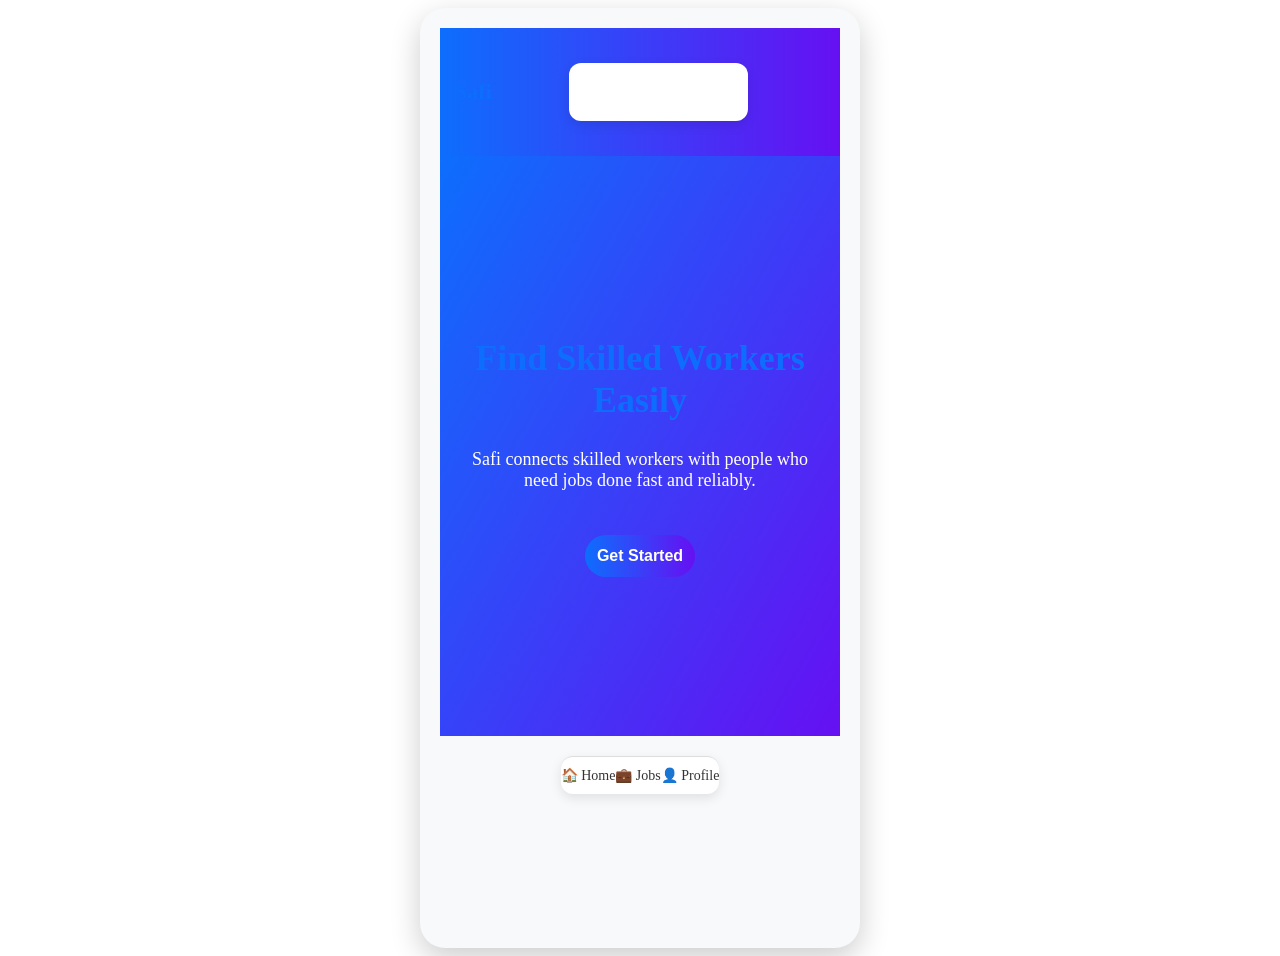
<file: index.html>
<!DOCTYPE html>
<html lang="en">
<head>
    <meta charset="UTF-8">
    <meta name="viewport" content="width=device-width, initial-scale=1.0">
    <title>Safi App</title>
    <link rel="stylesheet" href="style.css">
</head>
<body>
<div class="app">
<nav class="navbar">
  <h2 class="logo">Safi</h2>
  <div class="nav-links">
    <a href="login.html">Login</a>
    <a href="signup.html">Sign Up</a>
  </div>
</nav>

<section class="hero">
  <h1>Find Skilled Workers Easily</h1>
  <p>Safi connects skilled workers with people who need jobs done fast and reliably.</p>

  <br>
  <a href="signup.html"><button>Get Started</button></a>
</section>
<div class="bottom-nav">
  <a href="dashboard.html">🏠 Home</a>
  <a href="jobs.html">💼 Jobs</a>
  <a href="profile.html">👤 Profile</a>
 </div>
</div>
</body>
</html>
</file>
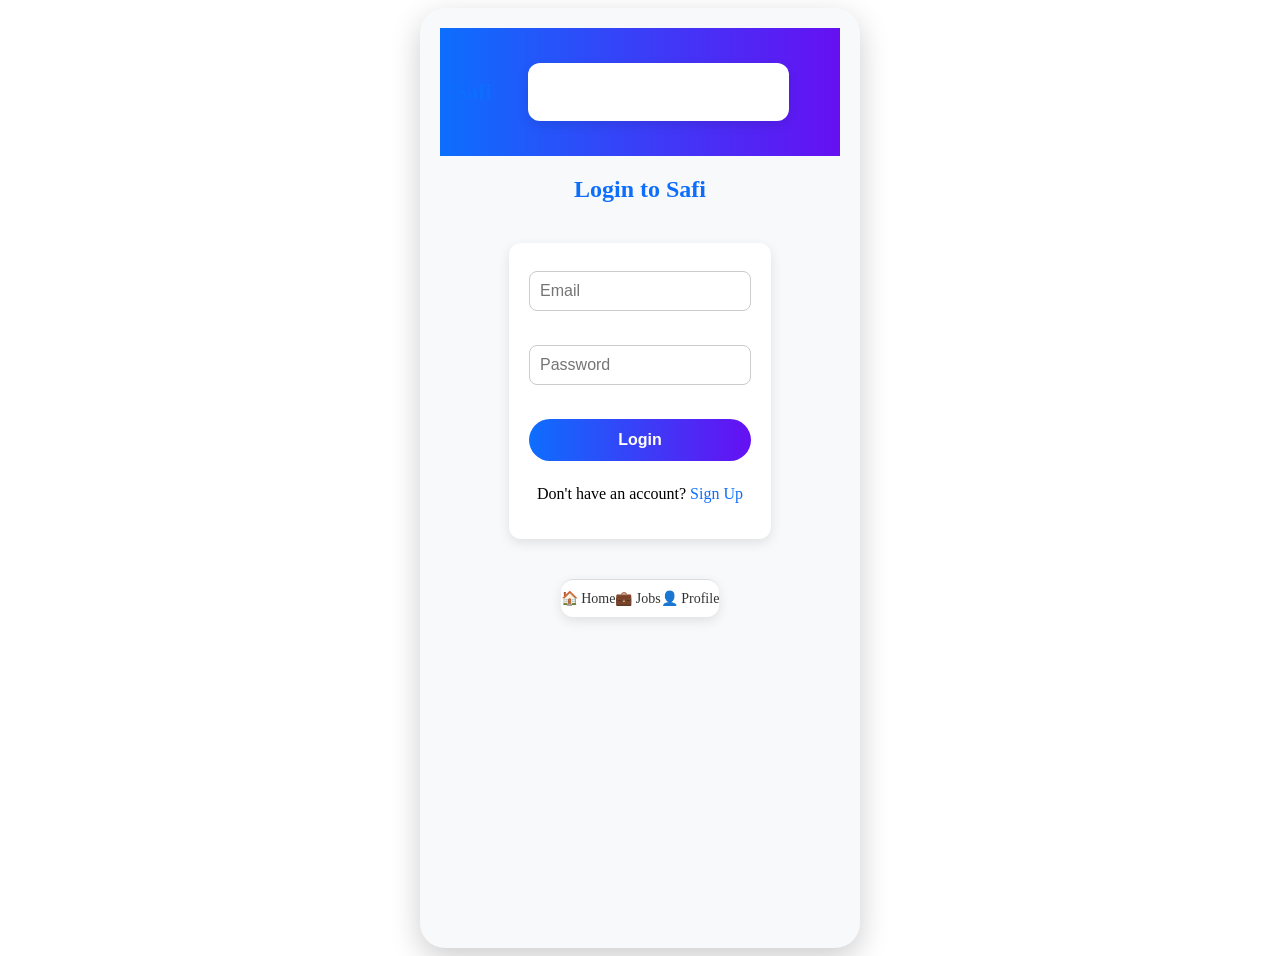
<file: login.html>
<!DOCTYPE html>
<html>
<head>
  <title>Login - Safi</title>
  <link rel="stylesheet" href="style.css">
</head>
<body>
<div class="app">
<nav class="navbar">
  <h2 class="logo">Safi</h2>
  <div class="nav-links">
    <a href="dashboard.html">Dashboard</a>
    <a href="jobs.html">Jobs</a>
    <a href="profile.html">Profile</a>
  </div>
</nav>

  <h2>Login to Safi</h2>

  <div>
    <form id="loginForm">
      <input type="email" id="loginEmail" placeholder="Email" required><br>
      <input type="password" id="loginPassword" placeholder="Password" required><br>
      <button type="submit">Login</button>
    </form>
    <p style="text-align:center;">Don't have an account? <a href="signup.html">Sign Up</a></p>
  </div>

  <script src="script.js"></script>

<div class="bottom-nav">
  <a href="dashboard.html">🏠 Home</a>
  <a href="jobs.html">💼 Jobs</a>
  <a href="profile.html">👤 Profile</a>
</div>

</div>
</body>
</html>
</file>
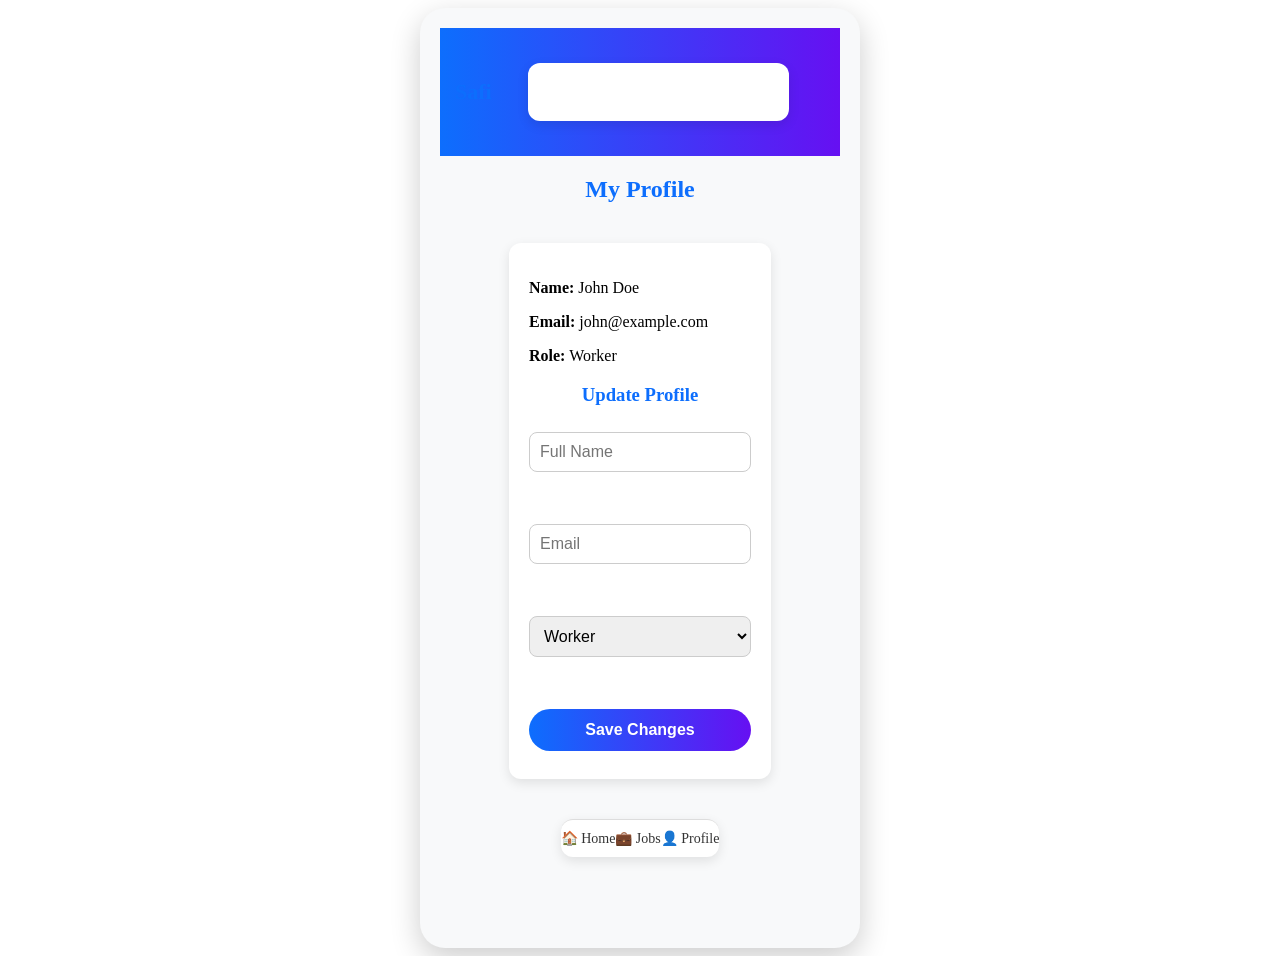
<file: profile.html>
<!DOCTYPE html>
<html>
<head>
  <title>My Profile - Safi</title>
  <link rel="stylesheet" href="style.css">
</head>
<body>
<div class="app">
<nav class="navbar">
  <h2 class="logo">Safi</h2>
  <div class="nav-links">
    <a href="dashboard.html">Dashboard</a>
    <a href="jobs.html">Jobs</a>
    <a href="profile.html">Profile</a>
  </div>
</nav>

  <h2>My Profile</h2>

  <div id="profileContainer">
    <p><strong>Name:</strong> <span id="userName">John Doe</span></p>
    <p><strong>Email:</strong> <span id="userEmail">john@example.com</span></p>
    <p><strong>Role:</strong> <span id="userRole">Worker</span></p>

    <h3>Update Profile</h3>

    <form id="profileForm">
      <input type="text" id="nameInput" placeholder="Full Name"><br><br>
      <input type="email" id="emailInput" placeholder="Email"><br><br>
      <select id="roleInput">
        <option value="Worker">Worker</option>
        <option value="Employer">Employer</option>
      </select><br><br>
      <button type="submit">Save Changes</button>
    </form>
  </div>

  <script src="script.js"></script>
<div class="bottom-nav">
  <a href="dashboard.html">🏠 Home</a>
  <a href="jobs.html">💼 Jobs</a>
  <a href="profile.html">👤 Profile</a>
</div>

</div>
</body>
</html>
</file>
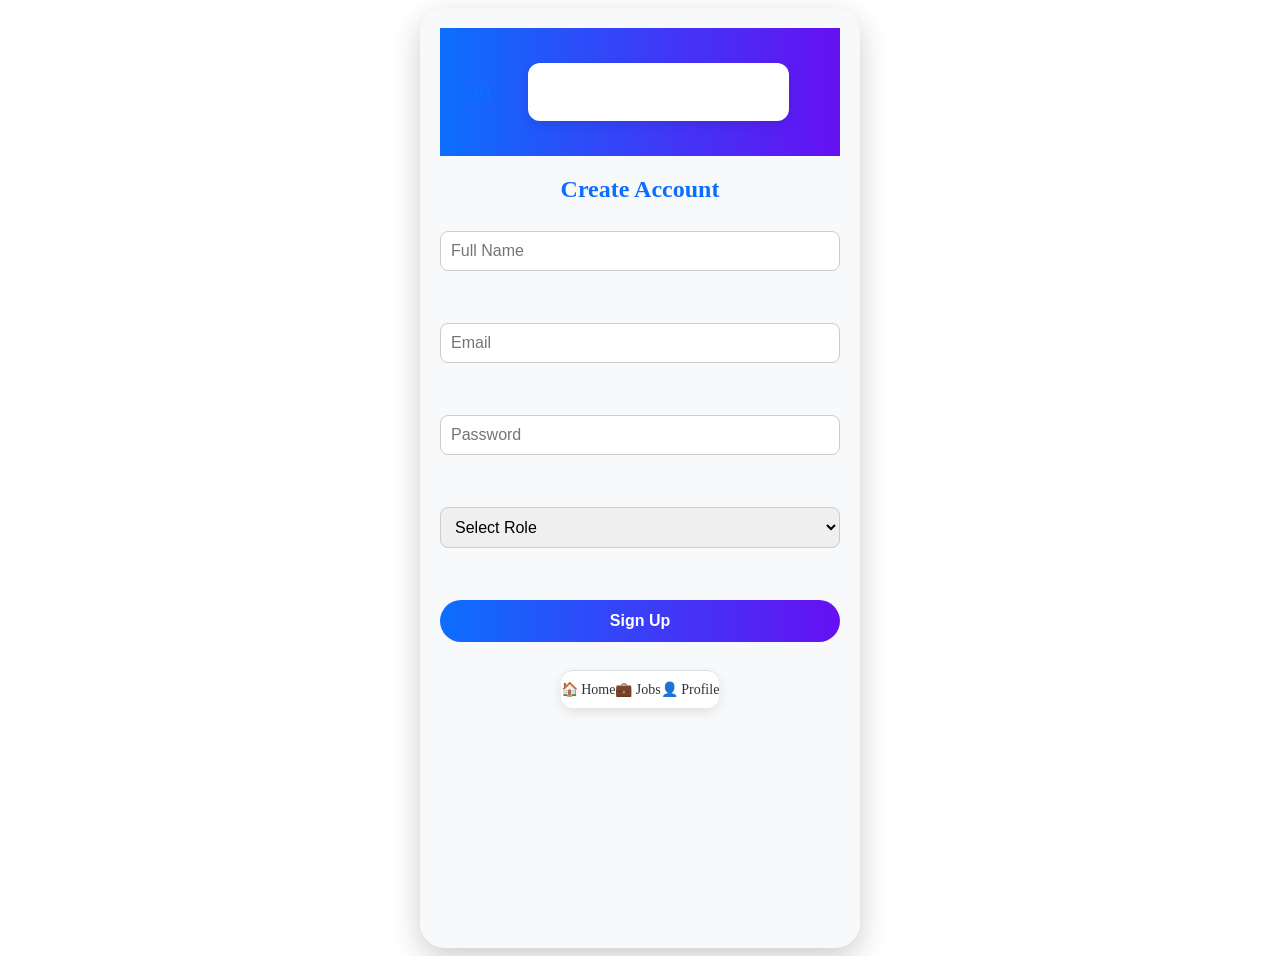
<file: signup.html>
<!DOCTYPE html>
<html>
<head>
  <title>Safi - Sign Up</title>
  <link rel="stylesheet" href="style.css">
</head>
<body>
  <div class="app">
<nav class="navbar">
  <h2 class="logo">Safi</h2>
  <div class="nav-links">
    <a href="dashboard.html">Dashboard</a>
    <a href="jobs.html">Jobs</a>
    <a href="profile.html">Profile</a>
  </div>
</nav>
  <h2>Create Account</h2>

  <form id="signupForm">
    <input type="text" placeholder="Full Name" required><br><br>
    <input type="email" placeholder="Email" required><br><br>
    <input type="password" placeholder="Password" required><br><br>

    <select>
      <option>Select Role</option>
      <option>Worker</option>
      <option>Employer</option>
    </select><br><br>

    <button type="submit">Sign Up</button>
  </form>

  <script src="script.js"></script>

<div class="bottom-nav">
  <a href="dashboard.html">🏠 Home</a>
  <a href="jobs.html">💼 Jobs</a>
  <a href="profile.html">👤 Profile</a>
</div>

</div>
  
</body>
</html>
</file>
<file: style.css>
q/* ===== Global Styles ===== */
body {
  font-family: Arial, sans-serif;
  margin: 0;
  padding: 0;
  background-color: #f8f9fa;
  color: #333;
}

h1, h2, h3 {
  text-align: center;
  color: #0d6efd; /* Safi blue */
}

p {
  font-size: 16px;
}

/* ===== Containers ===== */
div {
  max-width: 500px;
  margin: 20px auto;
  padding: 20px;
  background-color: #fff;
  border-radius: 12px;
  box-shadow: 0 4px 12px rgba(0,0,0,0.1);
}

/* ===== Forms ===== */
form {
  display: flex;
  flex-direction: column;
}

input, select, button {
  padding: 10px;
  margin: 8px 0;
  border-radius: 8px;
  border: 1px solid #ccc;
  font-size: 16px;
}

input:focus, select:focus {
  border-color: #0d6efd;
  outline: none;
}

button {
  background-color: #0d6efd;
  color: white;
  border: none;
  cursor: pointer;
  transition: 0.3s;
}

button:hover {
  background-color: #0b5ed7;
}

/* ===== Links ===== */
a {
  color: #0d6efd;
  text-decoration: none;
}

a:hover {
  text-decoration: underline;
}

/* ===== Job List ===== */
ul {
  list-style-type: none;
  padding: 0;
}

li {
  background-color: #e9ecef;
  margin: 8px 0;
  padding: 12px;
  border-radius: 8px;
}

/* ===== Responsive ===== */
@media (max-width: 600px) {
  div {
    width: 90%;
    padding: 15px;
  }
}
/* ===== NAVBAR ===== */
.navbar {
  display: flex;
  justify-content: space-between;
  align-items: center;
  background: linear-gradient(90deg, #0d6efd, #6610f2);
  padding: 15px 30px;
  color: white;
}

.logo {
  margin: 0;
  font-size: 22px;
  font-weight: bold;
}

.nav-links a {
  margin-left: 20px;
  color: white;
  font-weight: bold;
}

.nav-links a:hover {
  text-decoration: underline;
}

/* ===== HERO SECTION (Landing Page) ===== */
.hero {
  height: 60vh;
  display: flex;
  flex-direction: column;
  justify-content: center;
  align-items: center;
  background: linear-gradient(120deg, #0d6efd, #6610f2);
  color: white;
  text-align: center;
  padding: 20px;
}

.hero h1 {
  font-size: 36px;
  margin-bottom: 10px;
}

.hero p {
  font-size: 18px;
  max-width: 400px;
}

/* ===== BUTTON STYLE UPGRADE ===== */
button {
  background: linear-gradient(90deg, #0d6efd, #6610f2);
  color: white;
  border: none;
  padding: 12px;
  border-radius: 25px;
  font-weight: bold;
}

button:hover {
  transform: scale(1.08);
}

/* ===== CARD GRID (for dashboard later) ===== */
.card {
  padding: 20px;
  margin: 15px 0;
  border-radius: 15px;
  background: white;
  box-shadow: 0 6px 15px rgba(0,0,0,0.1);
  text-align: center;
}
/* ===== APP WRAPPER (PHONE STYLE) ===== */
.app {
  max-width: 400px;
  height: 100vh;
  margin: auto;
  background: #f8f9fa;
  border-radius: 25px;
  overflow: hidden;
  box-shadow: 0 10px 30px rgba(0,0,0,0.2);
  display: flex;
  flex-direction: column;
}

/* ===== NAVBAR ===== */
.navbar {
  background: linear-gradient(90deg, #0d6efd, #6610f2);
  color: white;
  padding: 15px;
  text-align: center;
}

/* ===== CONTENT AREA ===== */
.app-content {
  flex: 1;
  padding: 15px;
  overflow-y: auto;
}

/* ===== BOTTOM NAV (LIKE REAL APPS) ===== */
.bottom-nav {
  display: flex;
  justify-content: space-around;
  background: white;
  padding: 10px 0;
  border-top: 1px solid #ddd;
}

.bottom-nav a {
  text-decoration: none;
  color: #333;
  font-size: 14px;
  text-align: center;
}

.bottom-nav a:hover {
  color: #0d6efd;
}
</file>
